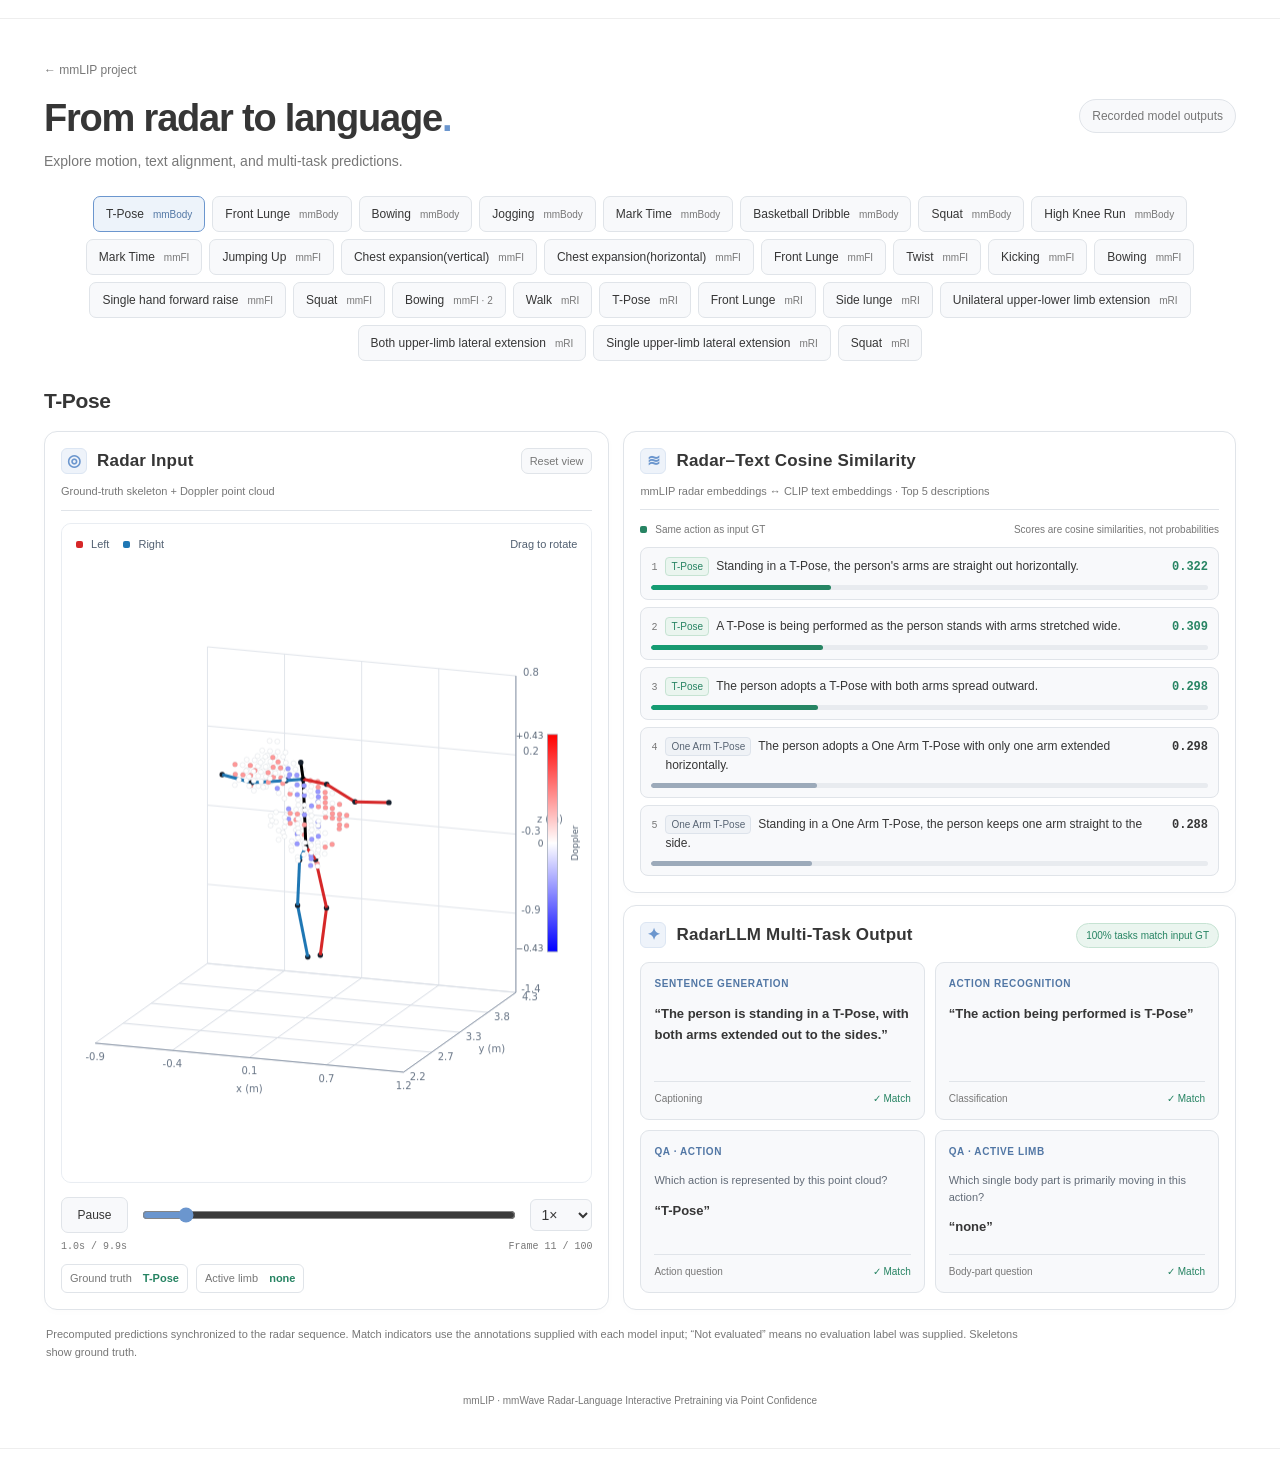
<file: demo.html>
<!doctype html>
<html lang="en"><head><meta charset="utf-8"><meta name="viewport" content="width=device-width,initial-scale=1"><title>mmLIP · Interactive Demo</title><meta name="description" content="Explore radar point clouds, radar–text similarity, and language outputs across 27 recorded action sequences."><link rel="stylesheet" href="demo.css"><script defer src="demo.js?v=20261030"></script></head>
<body style="margin:0"><div class="mm-demo"><main class="shell"><header class="page-header"><div><a class="back" href="index.html">← mmLIP project</a><h1>From radar to language<span class="accent">.</span></h1><p>Explore motion, text alignment, and multi-task predictions.</p></div><span class="recorded">Recorded model outputs</span></header>
<nav id="tabs" role="tablist" aria-label="Action samples"></nav>
<div class="sample-heading"><h2 id="action-title">Loading samples…</h2></div>
<p id="status" role="status" aria-live="polite">Loading demo data…</p>
<div id="demo-panel" role="tabpanel" tabindex="0" hidden><div class="dashboard">
<section class="panel radar"><header class="panel-header"><h3><span class="icon">◎</span> Radar Input</h3><button id="reset-view" type="button" class="small-button">Reset view</button></header><p class="subheading">Ground-truth skeleton + Doppler point cloud</p>
<div class="plot"><canvas id="radar" aria-label="Animated 3D radar point cloud with ground-truth skeleton. Drag to rotate." role="img"></canvas><div class="plot-legend"><span><i class="left-dot"></i> Left</span><span><i class="right-dot"></i> Right</span><span>Drag to rotate</span></div></div>
<div class="playback"><button id="play" type="button" aria-label="Pause animation">Pause</button><input id="timeline" aria-label="Radar timeline" type="range" min="0" max="1" value="0"><label class="speed-label"><span class="sr-only">Playback speed</span><select id="speed" aria-label="Playback speed"><option value="0.5">0.5×</option><option value="1" selected>1×</option><option value="2">2×</option></select></label></div>
<div class="timeline-label"><span id="elapsed"></span><span id="frame-label"></span></div><div class="ground-truth"><span>Ground truth <strong id="gt-action"></strong></span><span>Active limb <strong id="gt-limb"></strong></span></div></section>
<div class="outputs"><section class="panel retrieval"><header class="panel-header"><h3><span class="icon">≋</span> Radar–Text Cosine Similarity</h3></header><p class="subheading">mmLIP radar embeddings ↔ CLIP text embeddings · Top 5 descriptions</p><div class="retrieval-legend"><span><i></i> Same action as input GT</span><span>Scores are cosine similarities, not probabilities</span></div><div id="retrieval-list"></div></section>
<section class="panel language"><header class="panel-header"><h3><span class="icon">✦</span> RadarLLM Multi-Task Output</h3><span id="agreement" class="badge"></span></header><div class="task-grid" id="tasks"></div></section></div>
</div><p class="footnote">Precomputed predictions synchronized to the radar sequence. Match indicators use the annotations supplied with each model input; “Not evaluated” means no evaluation label was supplied. Skeletons show ground truth.</p></div>
<footer>mmLIP · mmWave Radar-Language Interactive Pretraining via Point Confidence</footer></main></div></body></html>
</file>
<file: demo.css>
:where(.mm-demo){color-scheme:light;--bg:#fff;--panel:#fff;--card:#f8f9fb;--line:#e0e4e9;--text:#363636;--muted:#777;--purple:#6b96ce;--green:#278463;--amber:#a36421}:where(.mm-demo) *{box-sizing:border-box}:where(.mm-demo){margin:0;background:var(--bg);color:var(--text);font:14px/1.5 "Google Sans","Noto Sans",Arial,sans-serif}:where(.mm-demo) .shell{max-width:1240px;margin:auto;padding:30px 28px 16px}:where(.mm-demo) .page-header{display:flex;justify-content:space-between;align-items:center;gap:20px;margin-bottom:24px}:where(.mm-demo) .back{color:var(--muted);font-size:12px;text-decoration:none}:where(.mm-demo) .back:hover{color:#363636}:where(.mm-demo) h1{font-size:clamp(26px,3vw,38px);letter-spacing:-1.2px;margin:10px 0 4px}:where(.mm-demo) h2{font-size:21px;letter-spacing:-.4px;margin:0}:where(.mm-demo) h3{font-size:17px;letter-spacing:.2px;margin:0;display:flex;align-items:center;gap:10px}:where(.mm-demo) .accent{color:var(--purple)}:where(.mm-demo) p{margin:0}:where(.mm-demo) .page-header p,:where(.mm-demo) .subheading,:where(.mm-demo) .footnote,:where(.mm-demo) footer{color:var(--muted)}:where(.mm-demo) .recorded{border:1px solid var(--line);padding:7px 12px;border-radius:30px;color:var(--muted);font-size:12px;white-space:nowrap}:where(.mm-demo) #tabs{display:flex;flex-wrap:wrap;gap:7px;margin-bottom:24px}:where(.mm-demo) button,:where(.mm-demo) select{font:inherit;cursor:pointer}:where(.mm-demo) button{color:var(--text);background:var(--card);border:1px solid var(--line);border-radius:7px;padding:8px 12px}:where(.mm-demo) button:hover{border-color:var(--purple)}:where(.mm-demo) button:focus-visible,:where(.mm-demo) a:focus-visible,:where(.mm-demo) input:focus-visible,:where(.mm-demo) select:focus-visible{outline:2px solid var(--purple);outline-offset:4px}:where(.mm-demo) .tab{display:flex;gap:9px;align-items:center;font-size:12px}:where(.mm-demo) .tab small{font-size:10px;color:var(--muted)}:where(.mm-demo) .tab[aria-selected=true]{background:#edf3fa;border-color:#6b96ce;color:#363636}:where(.mm-demo) .tab[aria-selected=true] small{color:#5277a5}:where(.mm-demo) .sample-heading{display:flex;align-items:baseline;flex-wrap:wrap;gap:15px;margin-bottom:14px}:where(.mm-demo) #sample-meta{color:var(--muted);font-size:12px}:where(.mm-demo) #status{margin:16px 0;color:var(--amber)}:where(.mm-demo) #status:empty{display:none}:where(.mm-demo) .dashboard{display:grid;grid-template-columns:minmax(0,.96fr) minmax(0,1.04fr);gap:14px;align-items:stretch}:where(.mm-demo) .panel{background:var(--panel);border:1px solid var(--line);border-radius:13px;padding:16px}:where(.mm-demo) .panel-header{display:flex;align-items:center;justify-content:space-between;gap:10px;flex-wrap:wrap}:where(.mm-demo) .icon{background:#eef3fa;border:1px solid #dce6f3;border-radius:6px;color:var(--purple);width:26px;height:26px;display:inline-grid;place-items:center;font-size:16px}:where(.mm-demo) .small-button{padding:4px 8px;font-size:11px;color:var(--muted)}:where(.mm-demo) .subheading{font-size:11px;margin:9px 0 12px;padding-bottom:10px;border-bottom:1px solid var(--line)}:where(.mm-demo) .plot{position:relative;background:#f8fafc;border-radius:10px;overflow:hidden;flex:1;min-height:390px}:where(.mm-demo) .radar{display:flex;flex-direction:column}:where(.mm-demo) canvas{display:block;width:100%;height:100%;position:absolute;inset:0;cursor:grab;touch-action:none}:where(.mm-demo) canvas:active{cursor:grabbing}:where(.mm-demo) .plot-legend{position:absolute;left:14px;right:14px;top:12px;display:flex;gap:14px;align-items:center;color:#526071;font-size:11px;pointer-events:none}:where(.mm-demo) .plot-legend span:last-child{margin-left:auto}:where(.mm-demo) .plot-legend i,:where(.mm-demo) .retrieval-legend i{display:inline-block;width:7px;height:7px;border-radius:2px;margin-right:5px}:where(.mm-demo) .left-dot{background:#d62728}:where(.mm-demo) .right-dot{background:#1f77b4}:where(.mm-demo) .playback{display:flex;align-items:center;gap:12px;margin-top:14px}:where(.mm-demo) #play{min-width:67px;font-size:12px}:where(.mm-demo) input[type=range]{flex:1;min-width:20px;accent-color:var(--purple);cursor:pointer}:where(.mm-demo) select{background:var(--card);color:var(--text);border:1px solid var(--line);padding:6px;border-radius:6px}:where(.mm-demo) .timeline-label{display:flex;justify-content:space-between;color:var(--muted);font:10px ui-monospace,monospace;margin-top:8px}:where(.mm-demo) .ground-truth{display:flex;gap:8px;flex-wrap:wrap;margin-top:12px}:where(.mm-demo) .ground-truth>span{border:1px solid var(--line);border-radius:6px;padding:5px 8px;font-size:11px;color:var(--muted)}:where(.mm-demo) .ground-truth strong{margin-left:8px;color:var(--green);font-weight:600}:where(.mm-demo) .outputs{display:flex;flex-direction:column;gap:12px}:where(.mm-demo) .retrieval-legend{display:flex;justify-content:space-between;gap:8px;flex-wrap:wrap;font-size:10px;color:var(--muted);margin-bottom:10px}:where(.mm-demo) .retrieval-legend i{background:var(--green)}:where(.mm-demo) .retrieval-row{background:var(--card);border:1px solid var(--line);border-radius:8px;padding:9px 10px;margin-top:7px}:where(.mm-demo) .row-content{display:flex;align-items:baseline;gap:8px;font-size:12px}:where(.mm-demo) .rank{color:#777;font:10px ui-monospace,monospace}:where(.mm-demo) .description{flex:1}:where(.mm-demo) .action-chip{display:inline-block;color:#596574;border:1px solid #dde3eb;background:#eff2f6;border-radius:4px;font-size:10px;padding:1px 5px;margin-right:7px}:where(.mm-demo) .match .action-chip{background:#eaf5ef;color:var(--green);border-color:#c6e3d3}:where(.mm-demo) .score{font:600 12px ui-monospace,monospace;white-space:nowrap}:where(.mm-demo) .match .score{color:var(--green)}:where(.mm-demo) .track{height:5px;background:#e8ebef;margin-top:9px;border-radius:8px;overflow:hidden}:where(.mm-demo) .track span{display:block;height:100%;background:#9caaba;border-radius:8px}:where(.mm-demo) .match .track span{background:linear-gradient(90deg,#159d73,var(--green))}:where(.mm-demo) .badge{font-size:10px;padding:4px 9px;border:1px solid var(--line);border-radius:20px;color:var(--muted);white-space:nowrap}:where(.mm-demo) .badge.good{color:var(--green);border-color:#c6e3d3;background:#eaf5ef}:where(.mm-demo) .task-grid{display:grid;grid-template-columns:1fr 1fr;gap:10px;margin-top:14px}:where(.mm-demo) .task{border:1px solid var(--line);border-radius:9px;padding:13px;background:var(--card);display:flex;flex-direction:column;min-height:157px}:where(.mm-demo) .task h4{font-size:10px;letter-spacing:.6px;text-transform:uppercase;color:var(--purple);margin:0 0 13px}:where(.mm-demo) .task .answer{font-size:13px;font-weight:600;line-height:1.6;margin-bottom:16px;overflow-wrap:anywhere}:where(.mm-demo) .question{font-size:11px;line-height:1.5;color:#626b77;margin-bottom:12px}:where(.mm-demo) .evaluation{margin-top:auto;padding-top:9px;border-top:1px solid var(--line);display:flex;justify-content:space-between;gap:8px;align-items:center;font-size:10px;color:var(--muted)}:where(.mm-demo) .result.good{color:var(--green)}:where(.mm-demo) .result.bad{color:var(--amber)}:where(.mm-demo) .footnote{font-size:11px;line-height:1.7;margin:15px 2px;max-width:1000px}:where(.mm-demo) footer{font-size:10px;text-align:center;padding:16px}:where(.mm-demo) .sr-only{position:absolute;width:1px;height:1px;padding:0;overflow:hidden;clip:rect(0,0,0,0);white-space:nowrap;border:0}:where(.mm-demo) [hidden]{display:none!important}@media(min-width:1400px){:where(.mm-demo) .plot{min-height:530px}:where(.mm-demo) .task{min-height:169px}}@media(max-width:1000px){:where(.mm-demo) .dashboard{grid-template-columns:1fr}:where(.mm-demo) .plot{min-height:480px}:where(.mm-demo) .shell{max-width:850px}:where(.mm-demo) .recorded{display:none}}@media(max-width:520px){:where(.mm-demo) .shell{padding:20px 12px}:where(.mm-demo) .page-header{margin-bottom:20px}:where(.mm-demo) #tabs{flex-wrap:nowrap;overflow-x:auto;padding:4px 2px 12px}:where(.mm-demo) .tab{flex-shrink:0;flex-direction:column;gap:1px;align-items:flex-start}:where(.mm-demo) .panel{padding:12px}:where(.mm-demo) h3{font-size:14px}:where(.mm-demo) .plot{min-height:370px}:where(.mm-demo) .task-grid{grid-template-columns:1fr}:where(.mm-demo) .task{min-height:135px}:where(.mm-demo) .plot-legend{font-size:9px}:where(.mm-demo) .row-content{gap:6px;font-size:11px}}

.mm-demo{border-top:1px solid #eee;border-bottom:1px solid #eee;margin:18px 0;background:#fff}.mm-demo .shell{padding:40px 24px 24px}.mm-demo .intro{text-align:center;margin-bottom:26px}.mm-demo .intro h2{font-size:32px;font-weight:600;letter-spacing:-.5px;margin:0 0 12px}.mm-demo .intro p{font-size:16px;line-height:1.6;color:#777}.mm-demo .sample-heading h2{text-align:left;margin:0}.mm-demo .panel{box-shadow:0 2px 10px #26323804}.mm-demo .task h4{color:#5277a5}.mm-demo .plot{border:1px solid #e9edf2}.mm-demo .tab[aria-selected=true]{color:#363636}.mm-demo .recorded{background:#f8f9fb}.mm-demo .task .answer{color:#363636}.mm-demo button:hover{background:#eef3fa}.mm-demo .badge{font-weight:500}.mm-demo .sample-heading{margin-top:6px}.mm-demo .task{min-height:158px}.mm-demo #tabs{justify-content:center}.mm-demo .footnote{text-align:left}.mm-demo .plot{min-height:480px}@media(max-width:520px){.mm-demo .shell{padding:30px 12px 20px}.mm-demo .plot{min-height:370px}.mm-demo #tabs{justify-content:flex-start}.mm-demo .intro h2{font-size:26px}}
</file>
